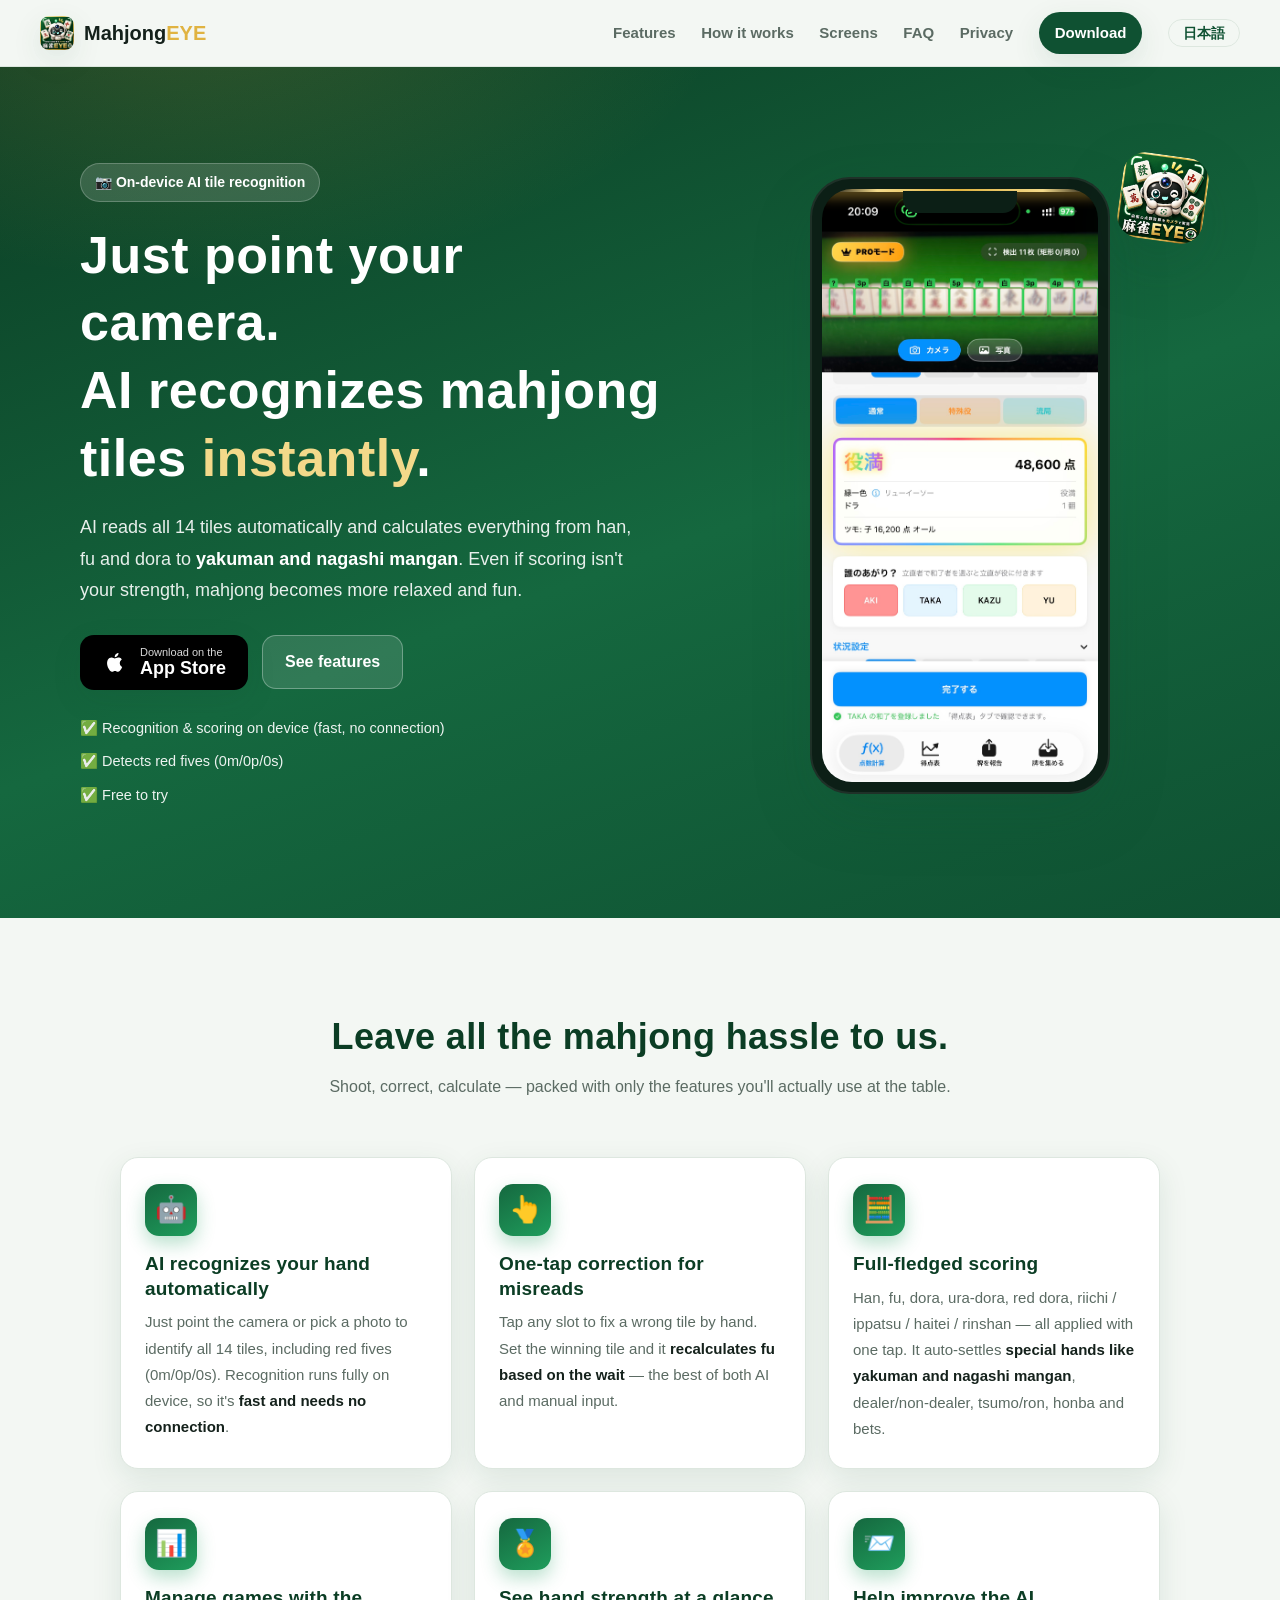
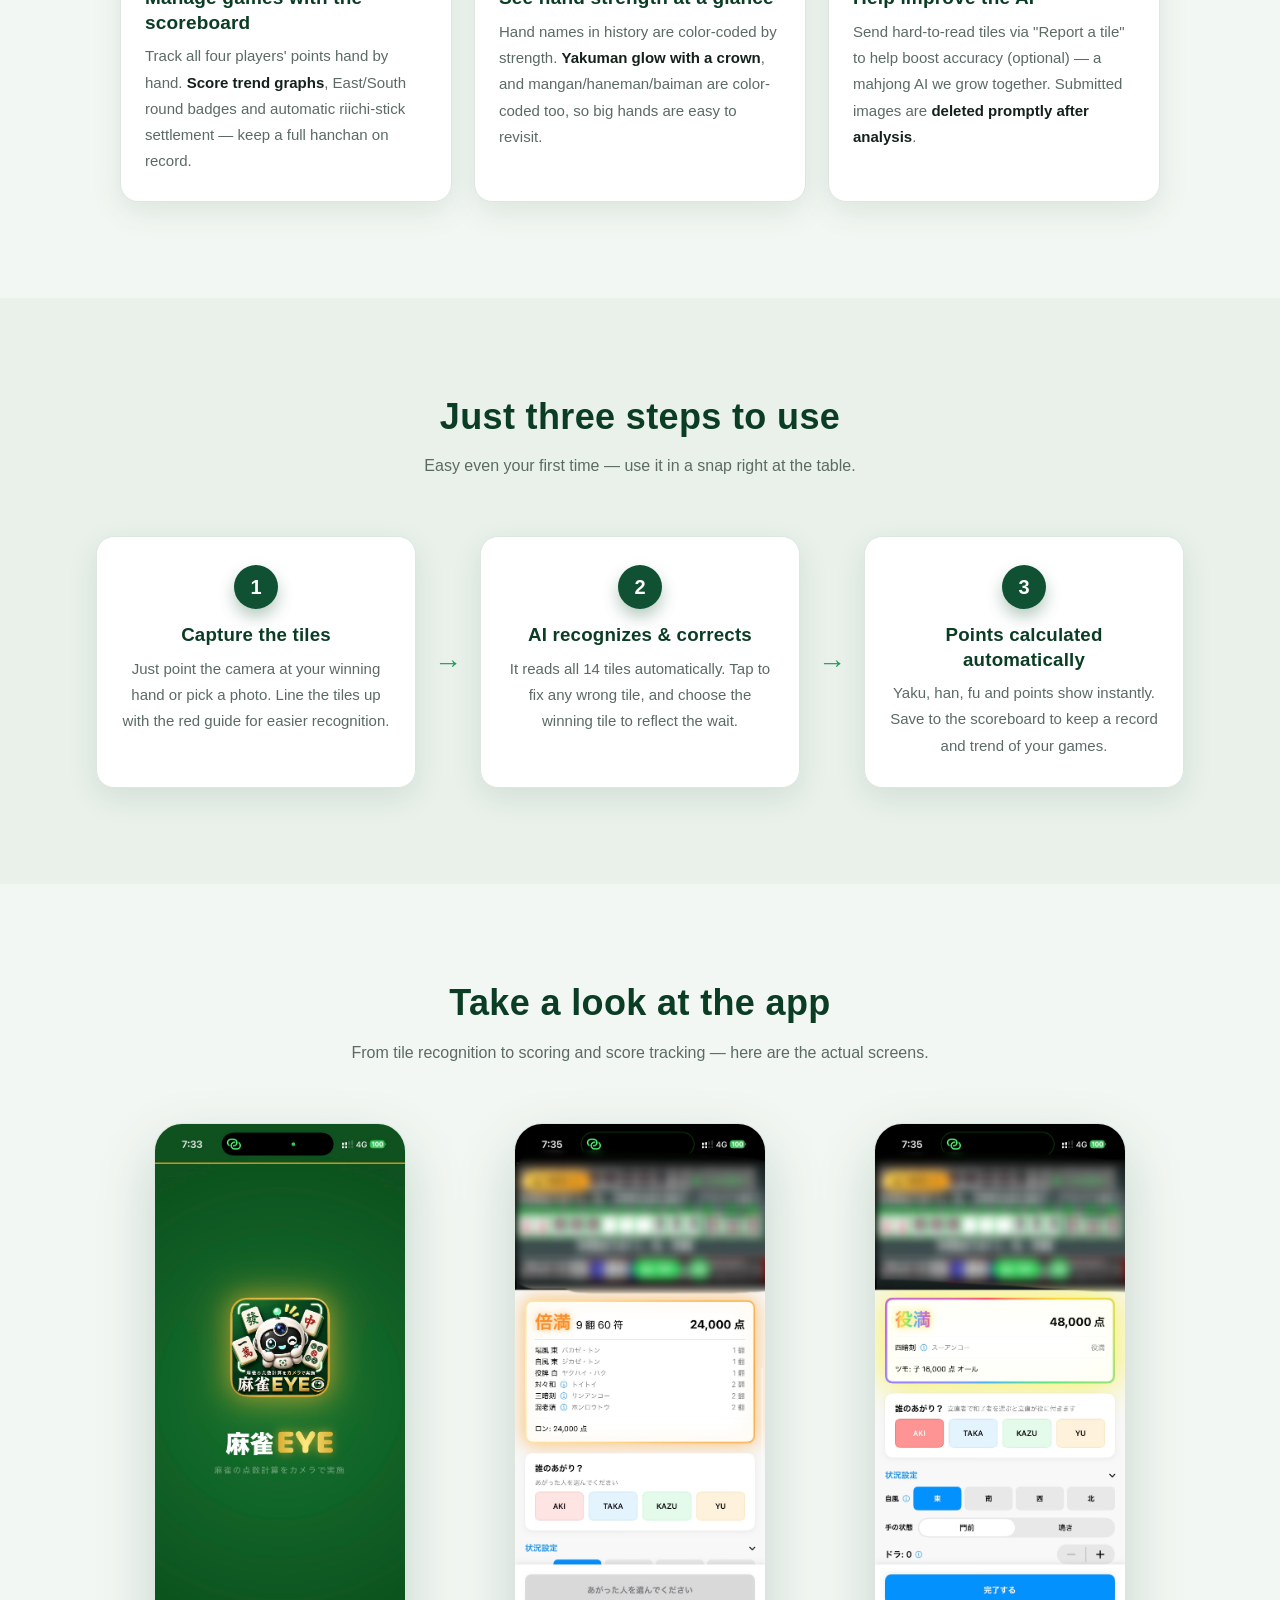
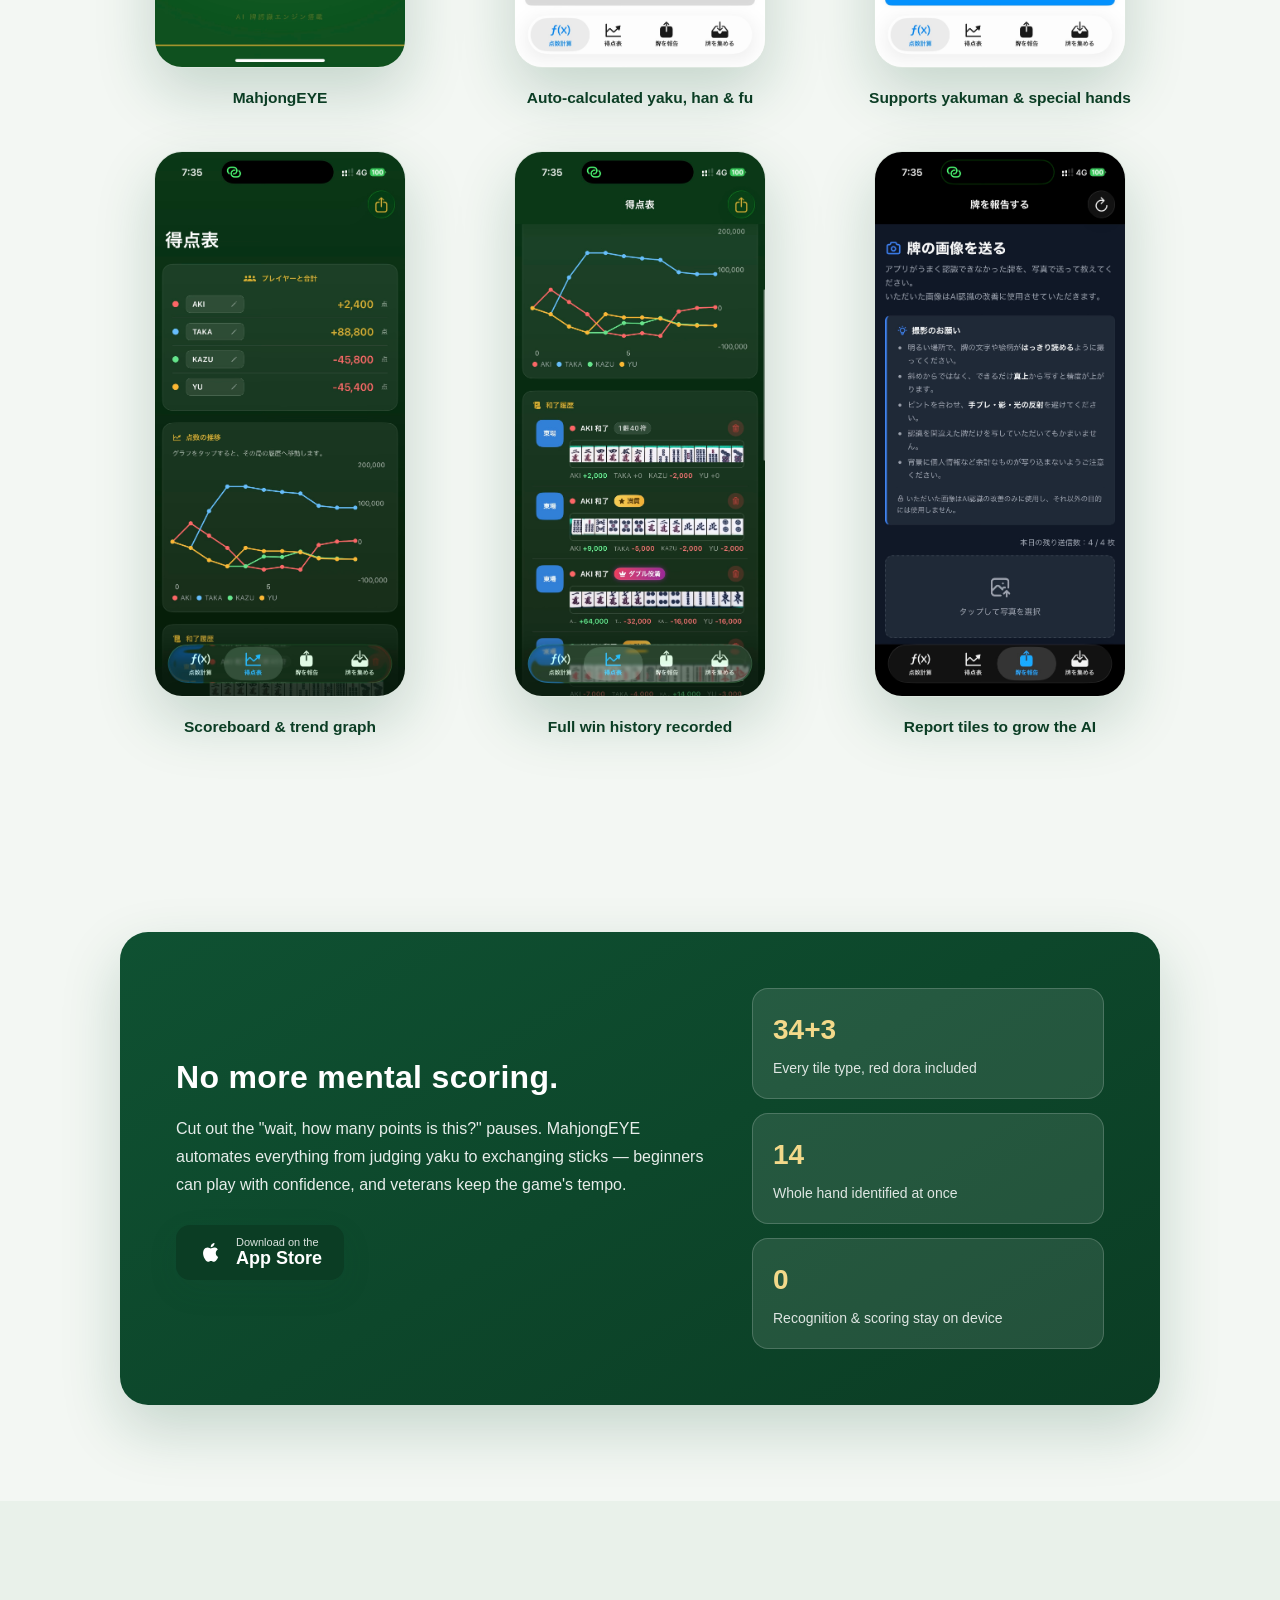
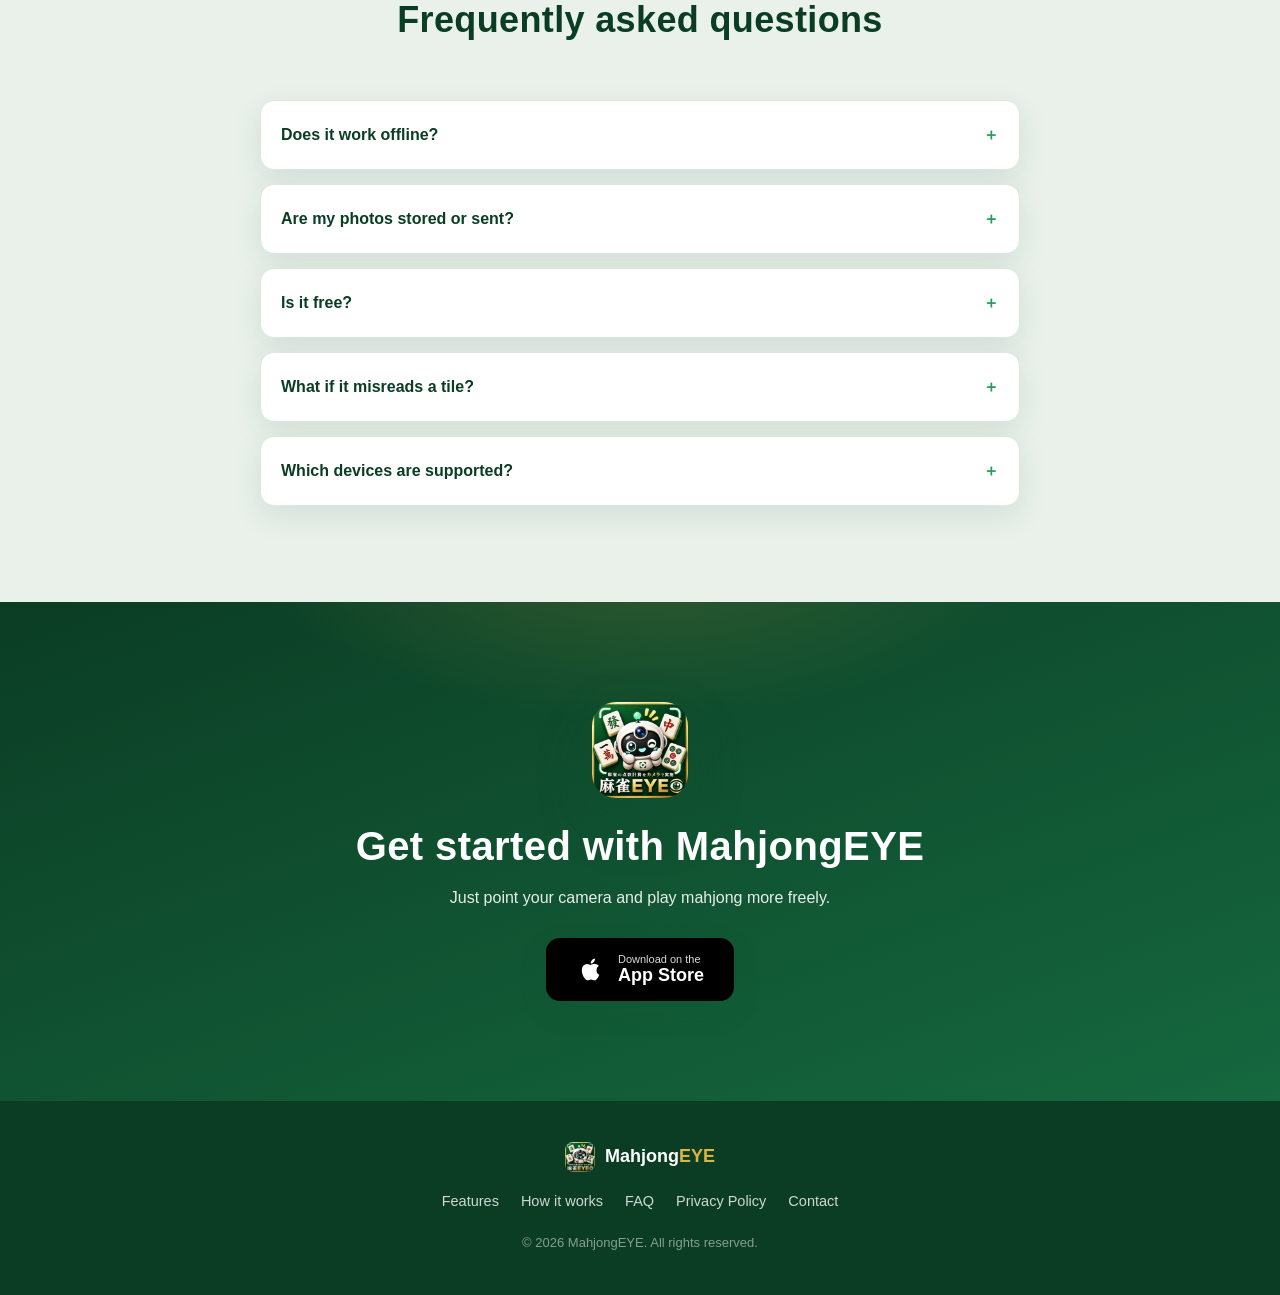
<file: index.html>
<!doctype html>
<html lang="ja">
<head>
<meta charset="utf-8">
<meta name="viewport" content="width=device-width, initial-scale=1">
<title data-i18n="meta.title">麻雀EYE｜カメラを向けるだけ。AIが麻雀牌を認識して点数計算</title>
<meta name="description" id="metaDesc" data-i18n-content="meta.desc" content="麻雀EYEは麻雀牌をオンデバイスAIで認識し、翻・符・役満まで自動で点数計算。得点表・推移グラフ・供託精算まで対応した麻雀点数計算アプリです。">
<meta name="theme-color" content="#0f5132">
<link rel="icon" href="app-icon.png">
<link rel="apple-touch-icon" href="app-icon.png">
<!-- OGP -->
<meta property="og:title" content="麻雀EYE｜AIが麻雀牌を認識して自動点数計算">
<meta property="og:description" content="カメラを向けるだけ。手牌14枚をAIが認識し、翻・符・役満まで自動計算。得点表・推移グラフ付き。">
<meta property="og:type" content="website">
<meta property="og:image" content="app-icon.png">
<link rel="stylesheet" href="style.css">
</head>
<body>

<!-- ===== Header ===== -->
<header class="site-header">
  <a class="brand" href="#top">
    <img src="app-icon.png" alt="麻雀EYE" class="brand-icon">
    <span class="brand-name" data-i18n="brand.name">麻雀<span class="brand-accent">EYE</span></span>
  </a>
  <nav class="site-nav">
    <a href="#features" data-i18n="nav.features">機能</a>
    <a href="#how" data-i18n="nav.how">使い方</a>
    <a href="#screens" data-i18n="nav.screens">画面</a>
    <a href="#faq" data-i18n="nav.faq">FAQ</a>
    <a href="privacy.html" data-i18n="nav.privacy">プライバシー</a>
    <a class="nav-cta" href="#download" data-i18n="nav.download">ダウンロード</a>
    <button class="lang-toggle" id="langToggle" type="button" aria-label="Switch language">EN</button>
  </nav>
</header>

<!-- ===== Hero ===== -->
<section class="hero" id="top">
  <div class="hero-inner">
    <div class="hero-copy">
      <div class="eyebrow" data-i18n="hero.eyebrow">📷 オンデバイスAI牌認識</div>
      <h1 data-i18n="hero.h1">カメラを向けるだけ。<br>AIが麻雀牌を<span class="hl">瞬時に認識</span>。</h1>
      <p class="lead" data-i18n="hero.lead">
        手牌14枚をAIが自動で読み取り、翻・符・ドラから<strong>役満・流し満貫</strong>まで自動計算。
        点数計算が苦手でも、麻雀がもっと気軽に楽しくなります。
      </p>
      <div class="hero-actions">
        <a class="appstore-btn" href="https://apps.apple.com/jp/app/%E9%BA%BB%E9%9B%80eye/id6784469742" target="_blank" rel="noopener">
          <svg viewBox="0 0 24 24" aria-hidden="true"><path d="M16.4 12.9c0-2.2 1.8-3.3 1.9-3.3-1-1.5-2.6-1.7-3.2-1.7-1.4-.1-2.6.8-3.3.8-.7 0-1.7-.8-2.8-.8-1.5 0-2.8.8-3.6 2.1-1.5 2.7-.4 6.6 1.1 8.8.7 1.1 1.6 2.2 2.7 2.2 1.1 0 1.5-.7 2.8-.7s1.6.7 2.8.7c1.2 0 1.9-1.1 2.6-2.1.8-1.2 1.2-2.4 1.2-2.4s-2.2-.9-2.2-3.4zM14.3 6.3c.6-.7 1-1.7.9-2.7-.9 0-1.9.6-2.5 1.3-.6.6-1 1.6-.9 2.6 1 .1 1.9-.5 2.5-1.2z"/></svg>
          <span><small data-i18n="appstore.small">ダウンロード</small><b>App Store</b></span>
        </a>
        <a class="ghost-btn" href="#features" data-i18n="hero.ghost">機能を見る</a>
      </div>
      <ul class="hero-badges">
        <li data-i18n="hero.badge1">✅ 端末内で認識・計算（高速 / 通信不要）</li>
        <li data-i18n="hero.badge2">✅ 赤ドラ(0m/0p/0s)も識別</li>
        <li data-i18n="hero.badge3">✅ 無料で試せる</li>
      </ul>
    </div>

    <div class="hero-visual">
      <div class="phone">
        <div class="phone-notch"></div>
        <img src="sozai/IMG_7240.jpg" alt="麻雀EYEがカメラで麻雀牌をリアルタイム検出している画面" class="phone-shot">
        <div class="phone-scan" aria-hidden="true">
          <div class="scan-line"></div>
        </div>
      </div>
      <img src="app-icon.png" alt="" class="floating-icon" aria-hidden="true">
    </div>
  </div>
</section>

<!-- ===== Features ===== -->
<section class="section" id="features">
  <div class="section-head">
    <h2 data-i18n="feat.head.h2">麻雀の「めんどう」を、ぜんぶ任せる。</h2>
    <p data-i18n="feat.head.p">撮る・補正する・計算する。実戦で本当に使える機能だけを詰め込みました。</p>
  </div>

  <div class="feature-grid">
    <article class="feature">
      <div class="feature-ico">🤖</div>
      <h3 data-i18n="feat1.h3">AIが手牌を自動認識</h3>
      <p data-i18n="feat1.p">カメラを向ける、または写真を選ぶだけで手牌14枚を自動判定。赤5（0m/0p/0s）も区別します。認識はオンデバイスで完結するので<strong>高速・通信不要</strong>。</p>
    </article>

    <article class="feature">
      <div class="feature-ico">👆</div>
      <h3 data-i18n="feat2.h3">誤認識はワンタップ補正</h3>
      <p data-i18n="feat2.p">違う牌は空き枠をタップして手動入力。あがり牌を指定すれば<strong>待ち形に応じて符まで再計算</strong>。AIと手入力のいいとこ取りです。</p>
    </article>

    <article class="feature">
      <div class="feature-ico">🧮</div>
      <h3 data-i18n="feat3.h3">本格的な点数計算</h3>
      <p data-i18n="feat3.p">翻・符・ドラ・裏ドラ・赤ドラ、立直/一発/海底/嶺上をワンタップで反映。<strong>役満・流し満貫などの特殊役</strong>や親子・ツモ/ロン、本場・供託まで自動で精算します。</p>
    </article>

    <article class="feature">
      <div class="feature-ico">📊</div>
      <h3 data-i18n="feat4.h3">得点表で対局管理</h3>
      <p data-i18n="feat4.p">4人の点棒を局ごとに記録。<strong>持ち点の推移グラフ</strong>、東場/南場のバッジ、立直棒（供託）の自動精算まで、半荘まるごと残せます。</p>
    </article>

    <article class="feature">
      <div class="feature-ico">🏅</div>
      <h3 data-i18n="feat5.h3">役の強さがひと目で</h3>
      <p data-i18n="feat5.p">履歴の役名は強さに応じて色分け表示。<strong>役満は王冠付きで発光</strong>、満貫・跳満・倍満も色でわかるので、盛り上がった局がすぐ見返せます。</p>
    </article>

    <article class="feature">
      <div class="feature-ico">📨</div>
      <h3 data-i18n="feat6.h3">AI改善に協力できる</h3>
      <p data-i18n="feat6.p">認識しにくかった牌は「牌を報告」から送って精度向上に貢献（任意）。みんなで育てる麻雀AIです。送信した画像は<strong>解析後すみやかに削除</strong>します。</p>
    </article>
  </div>
</section>

<!-- ===== How it works ===== -->
<section class="section section-alt" id="how">
  <div class="section-head">
    <h2 data-i18n="how.head.h2">使い方は、たったの3ステップ</h2>
    <p data-i18n="how.head.p">初めてでも迷いません。卓を囲みながらサッと使えます。</p>
  </div>

  <div class="steps">
    <div class="step">
      <div class="step-num">1</div>
      <h3 data-i18n="step1.h3">牌を写す</h3>
      <p data-i18n="step1.p">あがった手牌をカメラに向けるか、撮った写真を選ぶだけ。赤い目安線に牌列を合わせると認識しやすくなります。</p>
    </div>
    <div class="step-arrow">→</div>
    <div class="step">
      <div class="step-num">2</div>
      <h3 data-i18n="step2.h3">AIが認識・補正</h3>
      <p data-i18n="step2.p">14枚を自動で読み取り。違う牌があればタップで直すだけ。あがり牌を選べば待ち形も反映されます。</p>
    </div>
    <div class="step-arrow">→</div>
    <div class="step">
      <div class="step-num">3</div>
      <h3 data-i18n="step3.h3">点数が自動計算</h3>
      <p data-i18n="step3.p">役・翻・符・点数を即表示。そのまま得点表に登録すれば、対局の記録と推移が残ります。</p>
    </div>
  </div>
</section>

<!-- ===== Screenshots ===== -->
<section class="section" id="screens">
  <div class="section-head">
    <h2 data-i18n="screens.head.h2">アプリの画面を見てみる</h2>
    <p data-i18n="screens.head.p">牌の認識から点数計算、得点管理まで。実際の画面はこんな感じです。</p>
  </div>
  <div class="shots">
    <figure class="shot">
      <img src="sozai/IMG_6949.jpg" alt="麻雀EYEの起動画面" loading="lazy">
      <figcaption data-i18n="shot1">麻雀EYE</figcaption>
    </figure>
    <figure class="shot">
      <img src="sozai/IMG_6951.jpeg" alt="倍満24,000点の点数計算結果画面" loading="lazy">
      <figcaption data-i18n="shot2">役・翻・符を自動計算</figcaption>
    </figure>
    <figure class="shot">
      <img src="sozai/IMG_6952.jpeg" alt="役満48,000点の計算結果と状況設定画面" loading="lazy">
      <figcaption data-i18n="shot3">役満・特殊役にも対応</figcaption>
    </figure>
    <figure class="shot">
      <img src="sozai/IMG_6953.jpeg" alt="得点表と持ち点の推移グラフ画面" loading="lazy">
      <figcaption data-i18n="shot4">得点表と推移グラフ</figcaption>
    </figure>
    <figure class="shot">
      <img src="sozai/IMG_6954.jpeg" alt="和了履歴の一覧画面" loading="lazy">
      <figcaption data-i18n="shot5">和了履歴をまるごと記録</figcaption>
    </figure>
    <figure class="shot">
      <img src="sozai/IMG_6955.jpeg" alt="牌を報告するための画面" loading="lazy">
      <figcaption data-i18n="shot6">牌を報告してAIを育てる</figcaption>
    </figure>
  </div>
</section>

<!-- ===== Why / highlight ===== -->
<section class="section">
  <div class="highlight">
    <div class="highlight-copy">
      <h2 data-i18n="hl.h2">点数計算、もう暗算しなくていい。</h2>
      <p data-i18n="hl.p">
        「これ何点だっけ？」で止まる時間をゼロに。
        麻雀EYEなら役の判定から点棒のやり取りまで自動。
        初心者は安心して打てて、経験者は対局のテンポを落としません。
      </p>
      <a class="appstore-btn dark" href="https://apps.apple.com/jp/app/%E9%BA%BB%E9%9B%80eye/id6784469742" target="_blank" rel="noopener">
        <svg viewBox="0 0 24 24" aria-hidden="true"><path d="M16.4 12.9c0-2.2 1.8-3.3 1.9-3.3-1-1.5-2.6-1.7-3.2-1.7-1.4-.1-2.6.8-3.3.8-.7 0-1.7-.8-2.8-.8-1.5 0-2.8.8-3.6 2.1-1.5 2.7-.4 6.6 1.1 8.8.7 1.1 1.6 2.2 2.7 2.2 1.1 0 1.5-.7 2.8-.7s1.6.7 2.8.7c1.2 0 1.9-1.1 2.6-2.1.8-1.2 1.2-2.4 1.2-2.4s-2.2-.9-2.2-3.4zM14.3 6.3c.6-.7 1-1.7.9-2.7-.9 0-1.9.6-2.5 1.3-.6.6-1 1.6-.9 2.6 1 .1 1.9-.5 2.5-1.2z"/></svg>
        <span><small data-i18n="appstore.small">ダウンロード</small><b>App Store</b></span>
      </a>
    </div>
    <div class="highlight-stats">
      <div class="stat"><b data-i18n="stat1.b">34＋3</b><span data-i18n="stat1.s">赤ドラ含む全牌種を認識</span></div>
      <div class="stat"><b data-i18n="stat2.b">14枚</b><span data-i18n="stat2.s">手牌をまとめて自動判定</span></div>
      <div class="stat"><b data-i18n="stat3.b">0通信</b><span data-i18n="stat3.s">認識・計算は端末内で完結</span></div>
    </div>
  </div>
</section>

<!-- ===== FAQ ===== -->
<section class="section section-alt" id="faq">
  <div class="section-head">
    <h2 data-i18n="faq.head">よくある質問</h2>
  </div>
  <div class="faq">
    <details>
      <summary data-i18n="faq1.q">オフラインでも使えますか？</summary>
      <p data-i18n="faq1.a">牌の認識と点数計算は端末内（オンデバイスAI）で完結するため、通信なしで使えます。画像が外部に送られるのは、あなたが「牌を報告」を実行したときだけです。</p>
    </details>
    <details>
      <summary data-i18n="faq2.q">撮った画像は保存・送信されますか？</summary>
      <p data-i18n="faq2.a">通常の認識では画像は端末内でのみ処理されます。「牌を報告」で明示的に送信した画像のみ、AI精度改善のために使用し、通信はHTTPS/TLSで暗号化。解析後はすみやかに削除します。広告や第三者提供には利用しません。</p>
    </details>
    <details>
      <summary data-i18n="faq3.q">無料で使えますか？</summary>
      <p data-i18n="faq3.a">無料枠で気軽にお試しいただけます。もっと使いたい方は買い切りのPROで無制限に。広告の視聴で無料回数を回復することもできます。</p>
    </details>
    <details>
      <summary data-i18n="faq4.q">認識を間違えたときは？</summary>
      <p data-i18n="faq4.a">空いている枠や違う牌をタップして手動で修正できます。AIが苦手な牌は「牌を報告」から送っていただくと、今後の認識精度の向上に役立ちます。</p>
    </details>
    <details>
      <summary data-i18n="faq5.q">対応端末は？</summary>
      <p data-i18n="faq5.a">iPhone（iOS）に対応しています。詳細はApp Storeの製品ページをご確認ください。</p>
    </details>
  </div>
</section>

<!-- ===== Download CTA ===== -->
<section class="download" id="download">
  <img src="app-icon.png" alt="麻雀EYE" class="download-icon">
  <h2 data-i18n="dl.h2">麻雀EYEを始めよう</h2>
  <p data-i18n="dl.p">カメラを向けるだけで、麻雀がもっと自由に。</p>
  <a class="appstore-btn big" href="https://apps.apple.com/jp/app/%E9%BA%BB%E9%9B%80eye/id6784469742" target="_blank" rel="noopener" id="appstore-link">
    <svg viewBox="0 0 24 24" aria-hidden="true"><path d="M16.4 12.9c0-2.2 1.8-3.3 1.9-3.3-1-1.5-2.6-1.7-3.2-1.7-1.4-.1-2.6.8-3.3.8-.7 0-1.7-.8-2.8-.8-1.5 0-2.8.8-3.6 2.1-1.5 2.7-.4 6.6 1.1 8.8.7 1.1 1.6 2.2 2.7 2.2 1.1 0 1.5-.7 2.8-.7s1.6.7 2.8.7c1.2 0 1.9-1.1 2.6-2.1.8-1.2 1.2-2.4 1.2-2.4s-2.2-.9-2.2-3.4zM14.3 6.3c.6-.7 1-1.7.9-2.7-.9 0-1.9.6-2.5 1.3-.6.6-1 1.6-.9 2.6 1 .1 1.9-.5 2.5-1.2z"/></svg>
    <span><small data-i18n="appstore.small">ダウンロード</small><b>App Store</b></span>
  </a>
</section>

<!-- ===== Footer ===== -->
<footer class="site-footer">
  <div class="footer-brand">
    <img src="app-icon.png" alt="">
    <span data-i18n="brand.name">麻雀<span class="brand-accent">EYE</span></span>
  </div>
  <nav class="footer-links">
    <a href="#features" data-i18n="nav.features">機能</a>
    <a href="#how" data-i18n="nav.how">使い方</a>
    <a href="#faq" data-i18n="nav.faq">FAQ</a>
    <a href="privacy.html" data-i18n="foot.privacy">プライバシーポリシー</a>
    <a href="mailto:hideto0926@gmail.com" data-i18n="foot.contact">お問い合わせ</a>
  </nav>
  <p class="copyright">© 2026 MahjongEYE. All rights reserved.</p>
</footer>

<script src="i18n.js"></script>
</body>
</html>
</file>
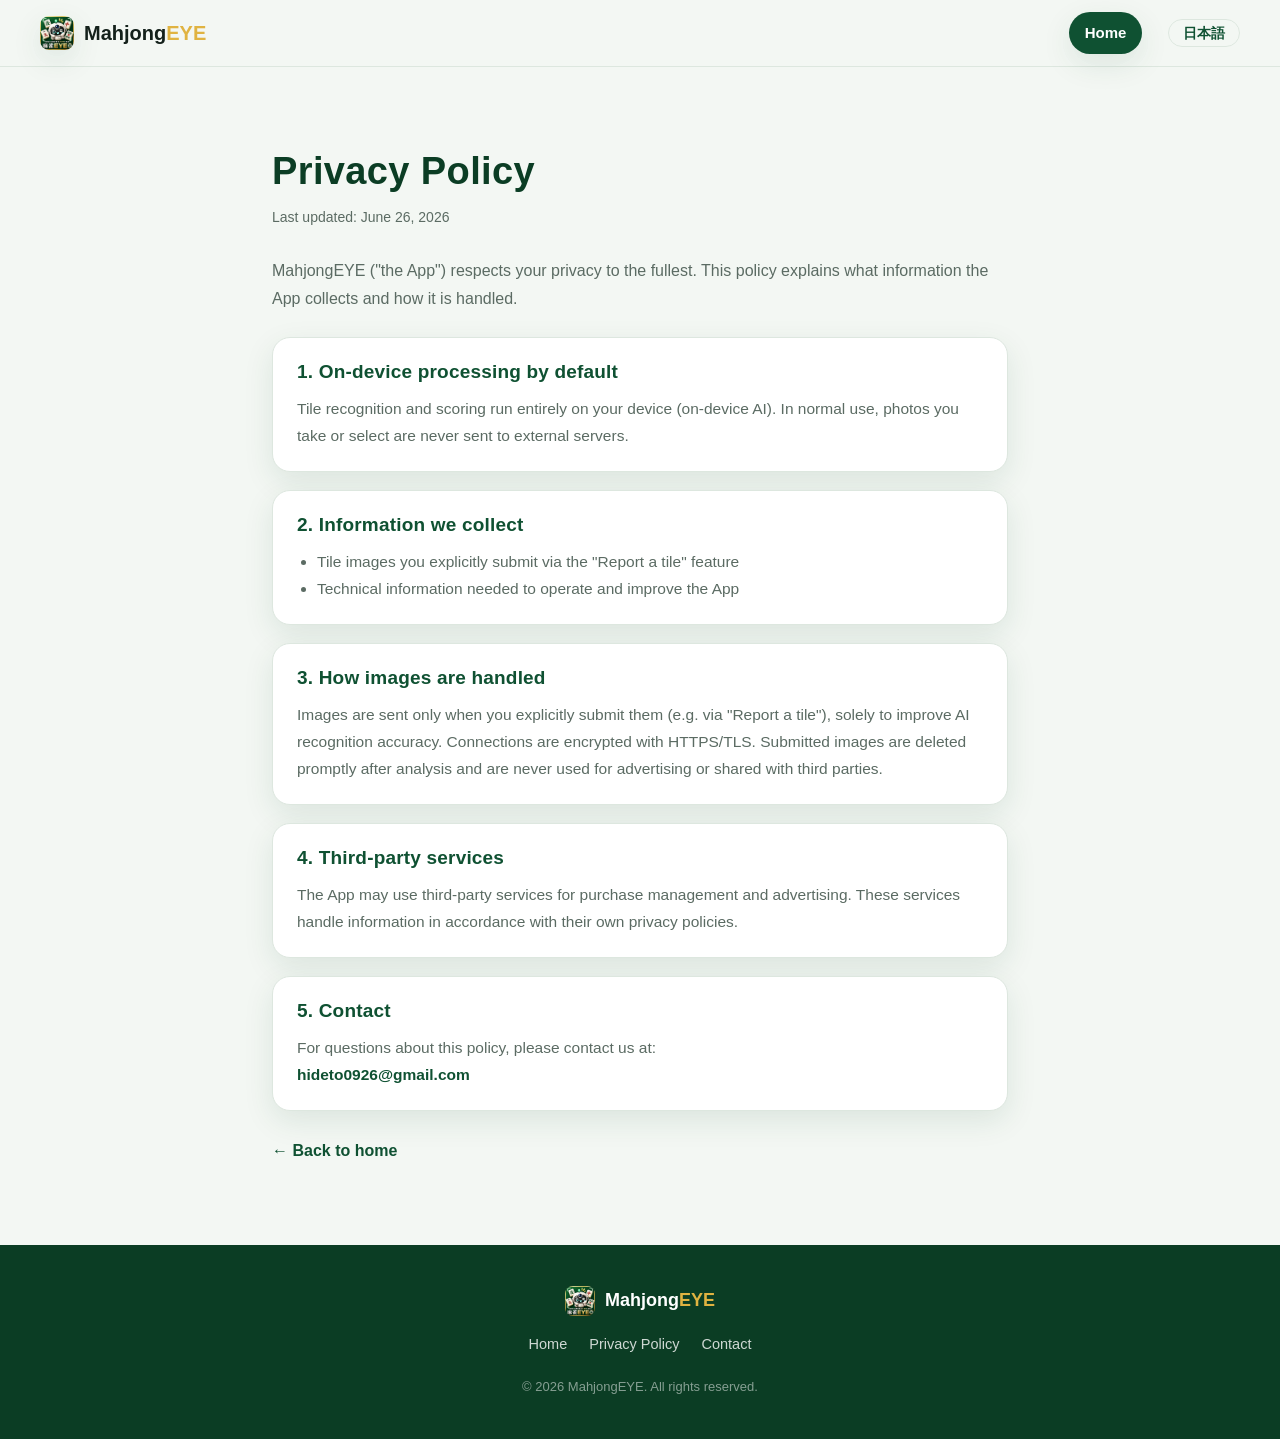
<file: privacy.html>
<!doctype html>
<html lang="ja">
<head>
<meta charset="utf-8">
<meta name="viewport" content="width=device-width, initial-scale=1">
<title data-i18n="pv.title">プライバシーポリシー｜麻雀EYE</title>
<meta name="description" id="metaDesc" data-i18n-content="pv.desc" content="麻雀EYEのプライバシーポリシー。画像はユーザーが明示的に送信した場合のみAI解析に使用し、解析後すみやかに削除します。">
<link rel="icon" href="app-icon.png">
<link rel="stylesheet" href="style.css">
</head>
<body>

<header class="site-header">
  <a class="brand" href="index.html">
    <img src="app-icon.png" alt="麻雀EYE" class="brand-icon">
    <span class="brand-name" data-i18n="brand.name">麻雀<span class="brand-accent">EYE</span></span>
  </a>
  <nav class="site-nav">
    <a class="nav-cta" href="index.html" data-i18n="nav.home">ホーム</a>
    <button class="lang-toggle" id="langToggle" type="button" aria-label="Switch language">EN</button>
  </nav>
</header>

<main class="legal">
  <h1 data-i18n="pv.h1">プライバシーポリシー</h1>
  <p class="updated" data-i18n="pv.updated">最終更新日：2026年6月26日</p>

  <p style="color:var(--muted);margin-bottom:24px;" data-i18n="pv.intro">
    麻雀EYE（以下「本アプリ」）は、ユーザーのプライバシーを最大限に尊重します。本ポリシーでは、本アプリが取得する情報とその取り扱いについて説明します。
  </p>

  <div class="card">
    <h2 data-i18n="pv1.h2">1. オンデバイス処理が基本です</h2>
    <p data-i18n="pv1.p">麻雀牌の認識と点数計算は、端末内（オンデバイスAI）で完結します。通常のご利用において、撮影・選択した画像が外部サーバーへ送信されることはありません。</p>
  </div>

  <div class="card">
    <h2 data-i18n="pv2.h2">2. 取得する情報</h2>
    <ul>
      <li data-i18n="pv2.li1">ユーザーが「牌を報告」機能で明示的に送信した麻雀牌の画像</li>
      <li data-i18n="pv2.li2">アプリの動作・不具合改善に必要な技術情報</li>
    </ul>
  </div>

  <div class="card">
    <h2 data-i18n="pv3.h2">3. 画像の取り扱い</h2>
    <p data-i18n="pv3.p">画像は、ユーザーが「牌を報告」等で明示的に送信を実行した場合に限り、AI認識精度の改善を目的として送信されます。通信はHTTPS/TLSで暗号化されます。送信された画像は解析完了後すみやかに削除し、広告配信や第三者への提供には利用しません。</p>
  </div>

  <div class="card">
    <h2 data-i18n="pv4.h2">4. 第三者サービス</h2>
    <p data-i18n="pv4.p">本アプリは、課金管理や広告配信のために第三者サービスを利用する場合があります。これらのサービスは、それぞれのプライバシーポリシーに従って情報を取り扱います。</p>
  </div>

  <div class="card">
    <h2 data-i18n="pv5.h2">5. お問い合わせ</h2>
    <p><span data-i18n="pv5.p">本ポリシーに関するお問い合わせは、以下までご連絡ください。</span><br>
    <a href="mailto:hideto0926@gmail.com" style="color:var(--green-800);font-weight:700;">hideto0926@gmail.com</a></p>
  </div>

  <a class="back" href="index.html" data-i18n="pv.back">← ホームに戻る</a>
</main>

<footer class="site-footer">
  <div class="footer-brand">
    <img src="app-icon.png" alt="">
    <span data-i18n="brand.name">麻雀<span class="brand-accent">EYE</span></span>
  </div>
  <nav class="footer-links">
    <a href="index.html" data-i18n="nav.home">ホーム</a>
    <a href="privacy.html" data-i18n="foot.privacy">プライバシーポリシー</a>
    <a href="mailto:hideto0926@gmail.com" data-i18n="foot.contact">お問い合わせ</a>
  </nav>
  <p class="copyright">© 2026 MahjongEYE. All rights reserved.</p>
</footer>

<script src="i18n.js"></script>
</body>
</html>
</file>
<file: style.css>
/* ===== MahjongEYE landing — design tokens ===== */
:root {
  --green-900: #0b3d24;
  --green-800: #0f5132;
  --green-700: #15683f;
  --green-500: #1f9d5c;
  --gold:      #e0b341;
  --gold-soft: #f3d98a;
  --ink:       #14211b;
  --muted:     #5b6b63;
  --bg:        #f3f7f3;
  --bg-alt:    #e9f1ea;
  --card:      #ffffff;
  --line:      #dde7df;
  --radius:    18px;
  --shadow:    0 10px 30px rgba(15, 81, 50, 0.10);
  --shadow-lg: 0 24px 60px rgba(15, 81, 50, 0.20);
  --maxw:      1120px;
  --font: -apple-system, BlinkMacSystemFont, "Hiragino Sans", "Hiragino Kaku Gothic ProN", "Noto Sans JP", sans-serif;
}

* { box-sizing: border-box; margin: 0; padding: 0; }
html { scroll-behavior: smooth; }
body {
  font-family: var(--font);
  color: var(--ink);
  background: var(--bg);
  line-height: 1.75;
  -webkit-font-smoothing: antialiased;
}
img { max-width: 100%; display: block; }
a { color: inherit; text-decoration: none; }
h1, h2, h3 { line-height: 1.3; letter-spacing: .01em; }

.brand-accent { color: var(--gold); }

/* ===== Header ===== */
.site-header {
  position: sticky; top: 0; z-index: 50;
  display: flex; align-items: center; justify-content: space-between;
  gap: 16px;
  padding: 12px clamp(16px, 4vw, 40px);
  background: rgba(243, 247, 243, .82);
  backdrop-filter: saturate(160%) blur(12px);
  border-bottom: 1px solid var(--line);
}
.brand { display: flex; align-items: center; gap: 10px; font-weight: 800; font-size: 20px; }
.brand-icon { width: 34px; height: 34px; border-radius: 9px; box-shadow: var(--shadow); }
.site-nav { display: flex; align-items: center; gap: clamp(10px, 2vw, 26px); font-weight: 600; }
.site-nav a { color: var(--muted); font-size: 15px; transition: color .15s; }
.site-nav a:hover { color: var(--green-800); }
.nav-cta {
  background: var(--green-800); color: #fff !important;
  padding: 8px 16px; border-radius: 999px; box-shadow: var(--shadow);
}
.nav-cta:hover { background: var(--green-700); }
.lang-toggle {
  font: inherit; font-weight: 700; font-size: 14px; cursor: pointer;
  color: var(--green-800); background: transparent;
  border: 1px solid var(--line); border-radius: 999px;
  padding: 6px 14px; line-height: 1; transition: background .15s, border-color .15s;
}
.lang-toggle:hover { background: #fff; border-color: var(--green-500); }
@media (max-width: 640px) { .site-nav a:not(.nav-cta) { display: none; } }

/* ===== Hero ===== */
.hero {
  background:
    radial-gradient(900px 500px at 15% -10%, rgba(224,179,65,.18), transparent 60%),
    linear-gradient(160deg, var(--green-900), var(--green-700) 55%, var(--green-800));
  color: #fff;
  padding: clamp(48px, 8vw, 96px) clamp(16px, 4vw, 40px) clamp(60px, 9vw, 110px);
}
.hero-inner {
  max-width: var(--maxw); margin: auto;
  display: grid; grid-template-columns: 1.1fr .9fr; gap: clamp(24px, 4vw, 56px);
  align-items: center;
}
.eyebrow {
  display: inline-block; font-weight: 700; font-size: 14px;
  background: rgba(255,255,255,.14); border: 1px solid rgba(255,255,255,.22);
  padding: 6px 14px; border-radius: 999px; margin-bottom: 20px;
}
.hero h1 { font-size: clamp(30px, 5vw, 52px); font-weight: 900; }
.hero h1 .hl { color: var(--gold-soft); }
.hero .lead { margin: 20px 0 28px; font-size: clamp(15px, 1.6vw, 18px); color: rgba(255,255,255,.9); max-width: 560px; }
.hero .lead strong { color: #fff; }

.hero-actions { display: flex; flex-wrap: wrap; gap: 14px; align-items: center; }
.hero-badges { list-style: none; margin-top: 26px; display: grid; gap: 8px; font-size: 14.5px; color: rgba(255,255,255,.92); }

/* App Store button */
.appstore-btn {
  display: inline-flex; align-items: center; gap: 12px;
  background: #000; color: #fff;
  padding: 11px 22px; border-radius: 14px;
  box-shadow: var(--shadow); transition: transform .12s, box-shadow .12s;
}
.appstore-btn:hover { transform: translateY(-2px); box-shadow: var(--shadow-lg); }
.appstore-btn svg { width: 26px; height: 26px; fill: #fff; }
.appstore-btn span { display: flex; flex-direction: column; line-height: 1.15; text-align: left; }
.appstore-btn small { font-size: 11px; opacity: .85; }
.appstore-btn b { font-size: 18px; font-weight: 700; }
.appstore-btn.big { padding: 15px 30px; }
.appstore-btn.big svg { width: 30px; height: 30px; }
.appstore-btn.dark { background: var(--green-900); }

.ghost-btn {
  display: inline-flex; align-items: center;
  padding: 12px 22px; border-radius: 14px; font-weight: 700;
  background: rgba(255,255,255,.12); border: 1px solid rgba(255,255,255,.3); color: #fff;
  transition: background .15s;
}
.ghost-btn:hover { background: rgba(255,255,255,.22); }

/* Hero phone mockup */
.hero-visual { position: relative; display: flex; justify-content: center; }
.phone {
  position: relative; width: min(300px, 78vw); aspect-ratio: 9 / 18.5;
  background: #0c1f16; border-radius: 40px; padding: 12px;
  box-shadow: var(--shadow-lg), inset 0 0 0 2px rgba(255,255,255,.08);
}
.phone-notch { position: absolute; top: 14px; left: 50%; transform: translateX(-50%); width: 38%; height: 22px; background: #0c1f16; border-radius: 0 0 14px 14px; z-index: 3; }
.phone-shot {
  height: 100%; width: 100%; border-radius: 30px;
  object-fit: cover; object-position: top center;
  background: #0e2a1c;
}
/* Scan animation overlay — a single line sweeping the camera detection area at the top */
.phone-scan {
  position: absolute; top: 12px; left: 12px; right: 12px; height: 33%;
  border-radius: 30px 30px 0 0;
  overflow: hidden; pointer-events: none;
}
.scan-line {
  position: absolute; left: 0; right: 0; height: 3px; top: 0;
  background: linear-gradient(90deg, transparent, var(--gold-soft) 20%, var(--gold) 50%, var(--gold-soft) 80%, transparent);
  box-shadow: 0 0 14px 3px rgba(224,179,65,.7);
  animation: scan 2.6s cubic-bezier(.45,0,.55,1) infinite;
}
@keyframes scan {
  0%   { top: 0;    opacity: 0; }
  10%  { opacity: 1; }
  90%  { opacity: 1; }
  100% { top: 100%; opacity: 0; }
}
@media (prefers-reduced-motion: reduce) { .scan-line { animation: none; display: none; } }
.floating-icon { position: absolute; right: -6px; top: -22px; width: 86px; height: 86px; border-radius: 22px; box-shadow: var(--shadow-lg); transform: rotate(8deg); }

@media (max-width: 860px) {
  .hero-inner { grid-template-columns: 1fr; text-align: center; }
  .hero .lead { margin-inline: auto; }
  .hero-actions, .hero-badges { justify-content: center; }
  .hero-badges { justify-items: center; }
  .hero-visual { margin-top: 36px; }
  .floating-icon { width: 66px; height: 66px; }
}

/* ===== Sections ===== */
.section { max-width: var(--maxw); margin: auto; padding: clamp(56px, 8vw, 96px) clamp(16px, 4vw, 40px); }
.section-alt { max-width: none; background: var(--bg-alt); }
.section-alt > * { max-width: var(--maxw); margin-inline: auto; }
.section-head { text-align: center; margin-bottom: clamp(32px, 5vw, 56px); }
.section-head h2 { font-size: clamp(24px, 3.4vw, 36px); font-weight: 900; color: var(--green-900); }
.section-head p { margin-top: 12px; color: var(--muted); font-size: 16px; }

/* Feature grid */
.feature-grid { display: grid; grid-template-columns: repeat(3, 1fr); gap: 22px; }
.feature {
  background: var(--card); border: 1px solid var(--line); border-radius: var(--radius);
  padding: 26px 24px; box-shadow: var(--shadow); transition: transform .15s, box-shadow .15s;
}
.feature:hover { transform: translateY(-4px); box-shadow: var(--shadow-lg); }
.feature-ico {
  width: 52px; height: 52px; border-radius: 14px; display: grid; place-items: center;
  font-size: 26px; margin-bottom: 16px;
  background: linear-gradient(150deg, var(--green-700), var(--green-500));
  box-shadow: 0 8px 18px rgba(31,157,92,.3);
}
.feature h3 { font-size: 19px; margin-bottom: 8px; color: var(--green-900); }
.feature p { color: var(--muted); font-size: 15px; }
.feature strong { color: var(--ink); }
@media (max-width: 880px) { .feature-grid { grid-template-columns: 1fr 1fr; } }
@media (max-width: 560px) { .feature-grid { grid-template-columns: 1fr; } }

/* Steps */
.steps { display: flex; align-items: stretch; justify-content: center; gap: 18px; flex-wrap: wrap; }
.step { flex: 1 1 240px; max-width: 320px; background: var(--card); border: 1px solid var(--line); border-radius: var(--radius); padding: 28px 24px; box-shadow: var(--shadow); text-align: center; }
.step-num { width: 44px; height: 44px; margin: 0 auto 14px; border-radius: 50%; display: grid; place-items: center; font-weight: 900; font-size: 20px; color: #fff; background: var(--green-800); box-shadow: 0 8px 16px rgba(15,81,50,.3); }
.step h3 { color: var(--green-900); margin-bottom: 8px; }
.step p { color: var(--muted); font-size: 15px; }
.step-arrow { align-self: center; font-size: 28px; color: var(--green-500); font-weight: 900; }
@media (max-width: 760px) { .step-arrow { transform: rotate(90deg); } }

/* Screenshots gallery */
.shots { display: grid; grid-template-columns: repeat(3, 1fr); gap: clamp(22px, 4vw, 40px); }
.shot { display: flex; flex-direction: column; align-items: center; }
.shot img {
  width: 100%; max-width: 252px; margin-bottom: 16px;
  border-radius: 28px; border: 1px solid var(--line);
  background: #0e2a1c; box-shadow: var(--shadow-lg);
  transition: transform .18s, box-shadow .18s;
}
.shot:hover img { transform: translateY(-6px); }
.shot figcaption { color: var(--green-900); font-weight: 700; font-size: 15.5px; text-align: center; }
@media (max-width: 760px) { .shots { grid-template-columns: 1fr 1fr; } }
@media (max-width: 420px) { .shots { grid-template-columns: 1fr; } }

/* Highlight band */
.highlight {
  display: grid; grid-template-columns: 1.2fr .8fr; gap: clamp(24px, 4vw, 48px); align-items: center;
  background: linear-gradient(150deg, var(--green-800), var(--green-900));
  color: #fff; border-radius: 28px; padding: clamp(32px, 5vw, 56px);
  box-shadow: var(--shadow-lg);
}
.highlight h2 { font-size: clamp(22px, 3vw, 32px); font-weight: 900; }
.highlight p { margin: 16px 0 26px; color: rgba(255,255,255,.9); }
.highlight-stats { display: grid; gap: 14px; }
.stat { background: rgba(255,255,255,.1); border: 1px solid rgba(255,255,255,.18); border-radius: 16px; padding: 16px 20px; }
.stat b { display: block; font-size: 28px; font-weight: 900; color: var(--gold-soft); }
.stat span { font-size: 14px; color: rgba(255,255,255,.85); }
@media (max-width: 760px) { .highlight { grid-template-columns: 1fr; text-align: center; } .highlight .appstore-btn { margin-inline: auto; } }

/* FAQ */
.faq { max-width: 760px; margin: auto; display: grid; gap: 14px; }
.faq details {
  background: var(--card); border: 1px solid var(--line); border-radius: 14px;
  padding: 4px 20px; box-shadow: var(--shadow);
}
.faq summary {
  cursor: pointer; font-weight: 700; color: var(--green-900);
  padding: 16px 0; list-style: none; display: flex; justify-content: space-between; align-items: center;
}
.faq summary::-webkit-details-marker { display: none; }
.faq summary::after { content: "＋"; color: var(--green-500); font-weight: 900; transition: transform .2s; }
.faq details[open] summary::after { transform: rotate(45deg); }
.faq p { color: var(--muted); font-size: 15px; padding-bottom: 18px; }

/* Download CTA */
.download {
  text-align: center; padding: clamp(56px, 9vw, 100px) 20px;
  background:
    radial-gradient(700px 360px at 50% -20%, rgba(224,179,65,.22), transparent 60%),
    linear-gradient(160deg, var(--green-900), var(--green-700));
  color: #fff;
}
.download-icon { width: 96px; height: 96px; border-radius: 24px; margin: 0 auto 22px; box-shadow: var(--shadow-lg); }
.download h2 { font-size: clamp(26px, 4vw, 40px); font-weight: 900; }
.download p { margin: 12px 0 26px; color: rgba(255,255,255,.9); }
.download .appstore-btn { margin: 0 auto; }
.download-note { font-size: 12.5px; color: rgba(255,255,255,.6); margin-top: 18px; }

/* Footer */
.site-footer { background: var(--green-900); color: rgba(255,255,255,.78); padding: 40px 20px; text-align: center; }
.footer-brand { display: inline-flex; align-items: center; gap: 10px; font-weight: 800; font-size: 18px; color: #fff; margin-bottom: 16px; }
.footer-brand img { width: 30px; height: 30px; border-radius: 8px; }
.footer-links { display: flex; flex-wrap: wrap; justify-content: center; gap: 8px 22px; margin-bottom: 18px; }
.footer-links a { color: rgba(255,255,255,.8); font-size: 14.5px; }
.footer-links a:hover { color: var(--gold-soft); }
.copyright { font-size: 13px; color: rgba(255,255,255,.5); }

/* ===== Privacy page ===== */
.legal { max-width: 800px; margin: auto; padding: clamp(40px, 7vw, 80px) clamp(16px, 4vw, 32px); }
.legal h1 { font-size: clamp(26px, 4vw, 38px); font-weight: 900; color: var(--green-900); margin-bottom: 8px; }
.legal .updated { color: var(--muted); font-size: 14px; margin-bottom: 28px; }
.legal .card { background: var(--card); border: 1px solid var(--line); border-radius: var(--radius); padding: 22px 24px; margin-bottom: 18px; box-shadow: var(--shadow); }
.legal .card h2 { font-size: 19px; color: var(--green-800); margin-bottom: 10px; }
.legal .card p, .legal .card li { color: var(--muted); font-size: 15.5px; }
.legal .card ul { padding-left: 20px; }
.legal .back { display: inline-flex; align-items: center; gap: 6px; margin-top: 8px; font-weight: 700; color: var(--green-800); }
.legal .back:hover { color: var(--green-500); }
</file>
